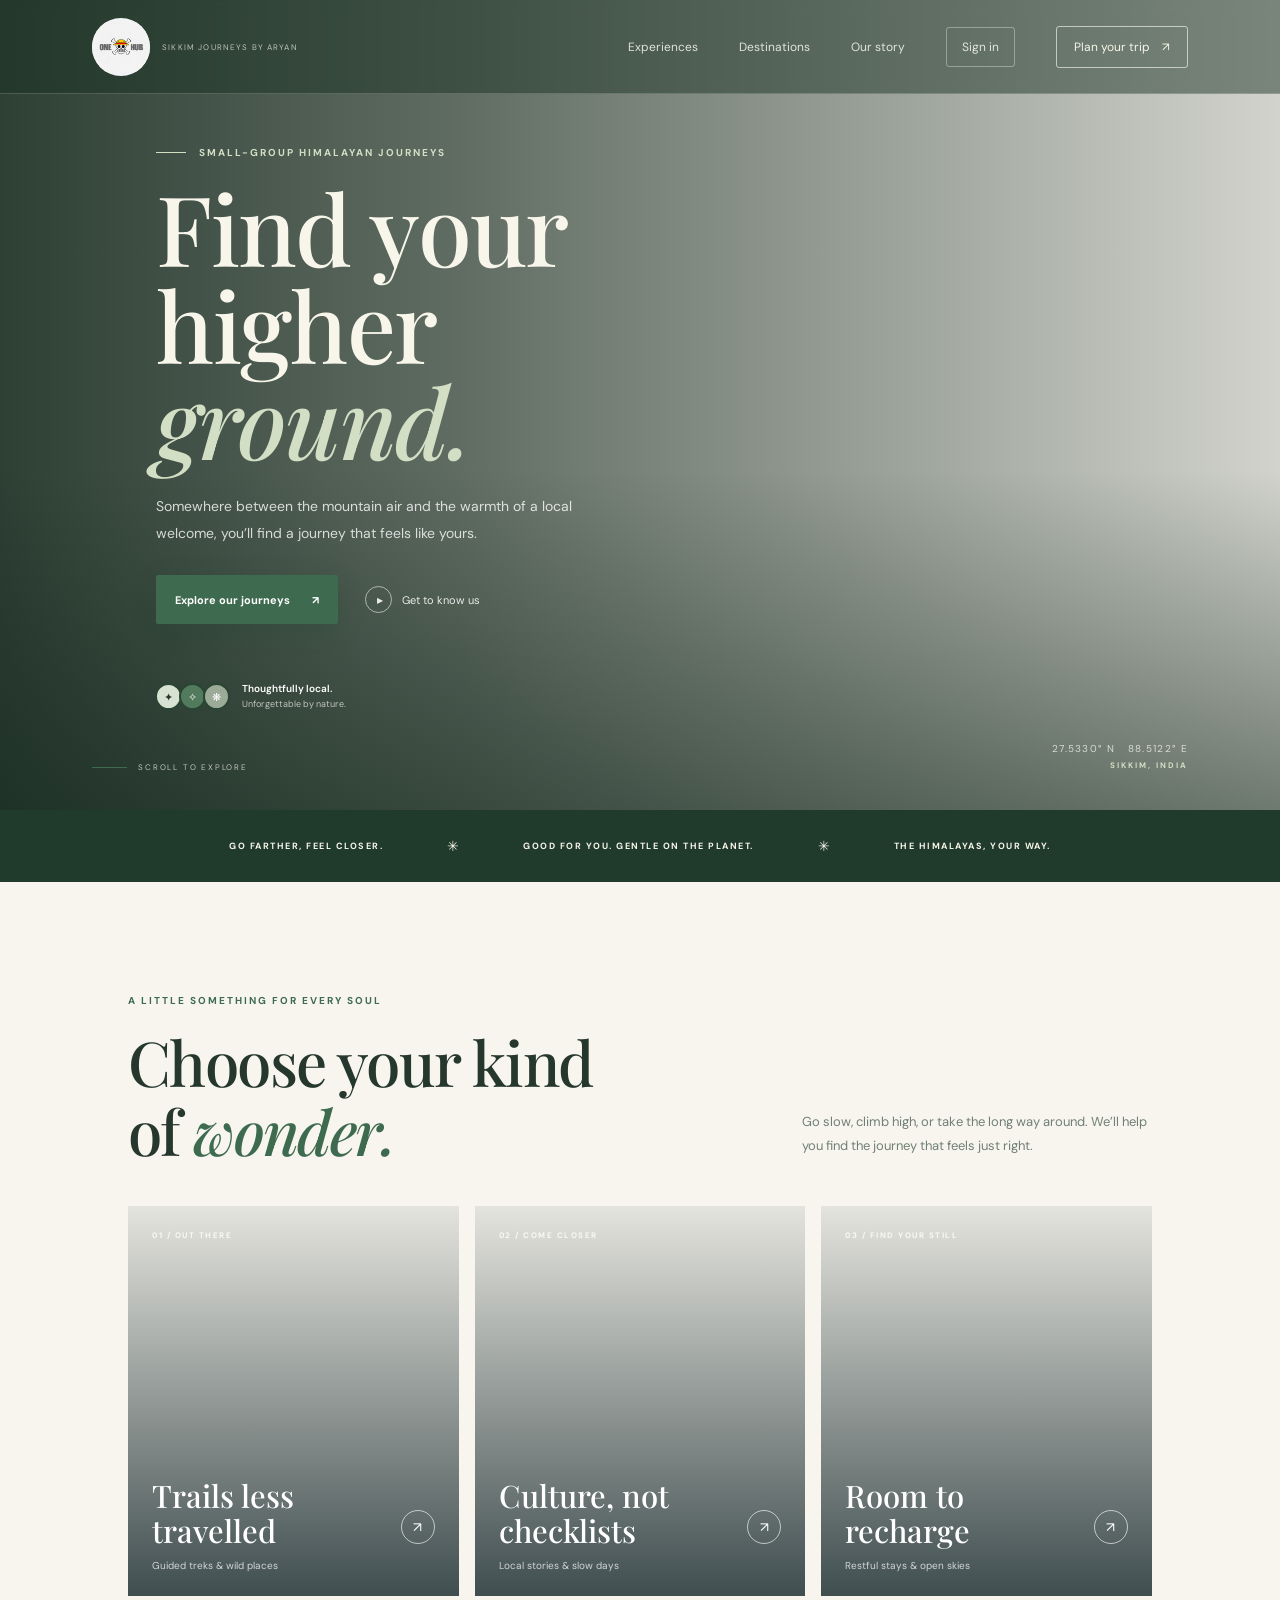
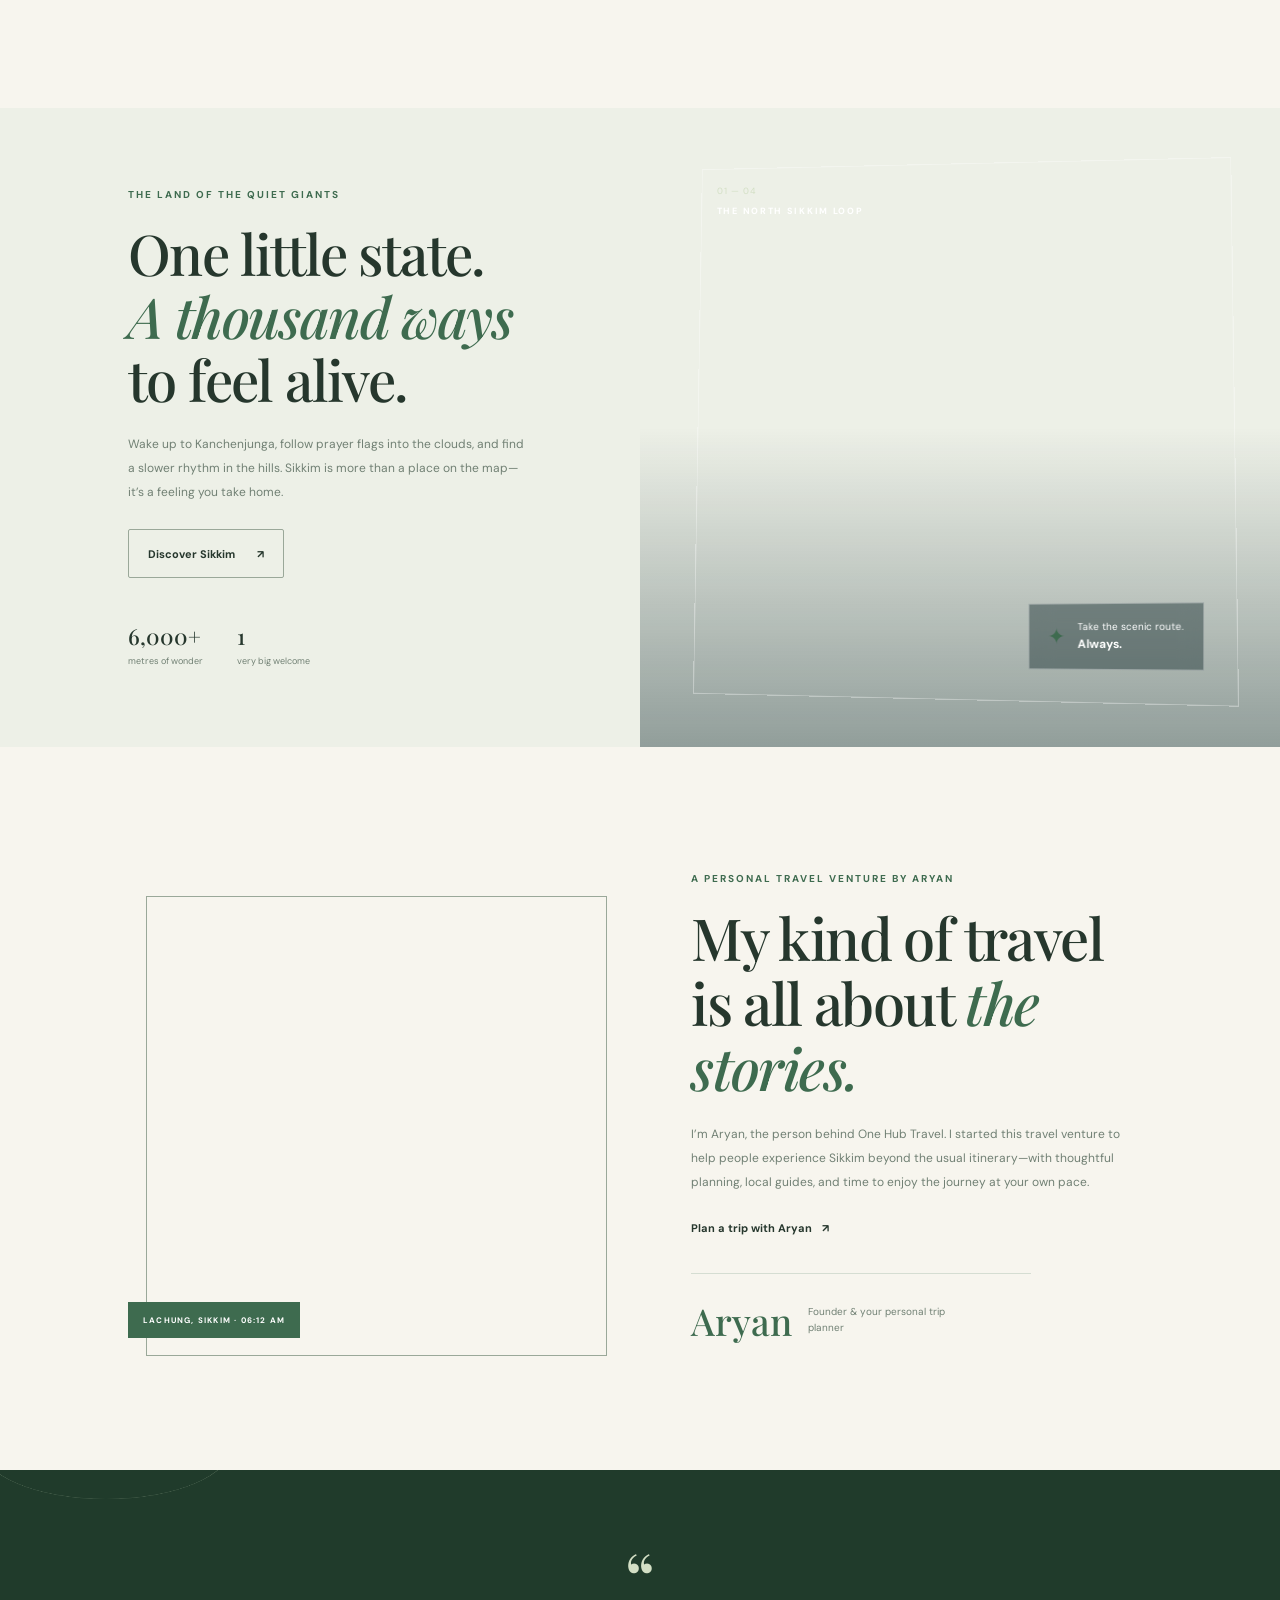
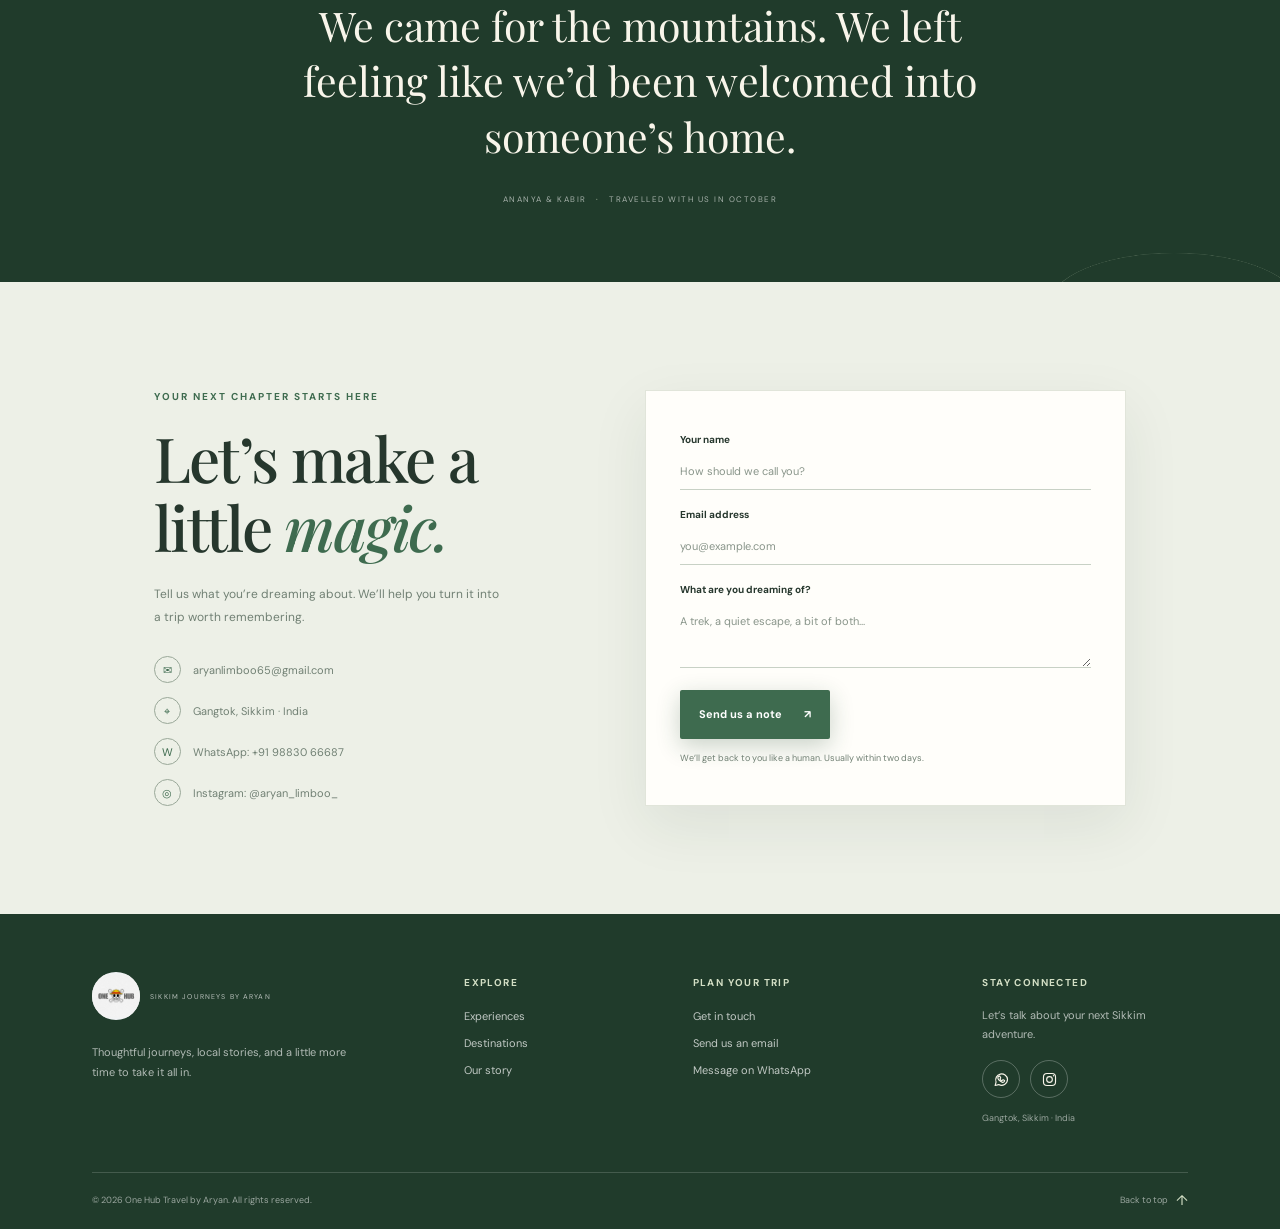
<file: index.html>
<!DOCTYPE html>
<html lang="en">
<head>
    <meta charset="UTF-8">
    <meta name="viewport" content="width=device-width, initial-scale=1.0">
    <meta name="theme-color" content="#f7f5ee">
    <meta name="description" content="Explore Sikkim with One Hub Travel, a personal tour and travel venture by Aryan. Find local guides, mountain escapes, and thoughtfully planned journeys.">
    <title>One Hub Travel by Aryan | Sikkim, Beyond the Ordinary</title>
    <link rel="preconnect" href="https://fonts.googleapis.com">
    <link rel="preconnect" href="https://fonts.gstatic.com" crossorigin>
    <link href="https://fonts.googleapis.com/css2?family=DM+Sans:wght@400;500;600;700&family=Playfair+Display:wght@500;600;700&display=swap" rel="stylesheet">
    <link rel="stylesheet" href="home.css">
</head>
<body>
    <header class="site-header">
        <a class="brand" href="#home" aria-label="One Hub Travel home">
            <span class="brand-mark" aria-hidden="true">
                <img src="logo.jpeg" alt="">
            </span>
            <span class="brand-copy"><small>SIKKIM JOURNEYS BY ARYAN</small></span>
        </a>

        <input class="nav-check" type="checkbox" id="nav-check" aria-label="Toggle navigation">
        <label class="menu-button" for="nav-check"><span></span><span></span><span></span></label>
        <nav class="main-nav" aria-label="Main navigation">
            <a href="#experiences">Experiences</a>
            <a href="#destinations">Destinations</a>
            <a href="#story">Our story</a>
            <a class="nav-login" href="login.html">Sign in</a>
            <a class="nav-cta" href="#contact">Plan your trip <span aria-hidden="true">↗</span></a>
        </nav>
    </header>

    <main>
        <section class="hero" id="home">
            <div class="hero-content">
                <p class="eyebrow"><span class="eyebrow-line"></span> SMALL-GROUP HIMALAYAN JOURNEYS</p>
                <h1>Find your<br>higher <em>ground.</em></h1>
                <p class="hero-intro">Somewhere between the mountain air and the warmth of a local welcome, you’ll find a journey that feels like yours.</p>
                <div class="hero-actions">
                    <a class="button button-primary" href="#experiences">Explore our journeys <span aria-hidden="true">↗</span></a>
                    <a class="text-link" href="#story"><span class="play-icon" aria-hidden="true">▶</span> Get to know us</a>
                </div>
                <div class="hero-note">
                    <div class="avatar-stack" aria-hidden="true"><span>✦</span><span>✧</span><span>❋</span></div>
                    <p><strong>Thoughtfully local.</strong><br>Unforgettable by nature.</p>
                </div>
            </div>
            <div class="hero-caption"><span>27.5330° N &nbsp; 88.5122° E</span><span>SIKKIM, INDIA</span></div>
            <a class="scroll-cue" href="#experiences"><span></span> SCROLL TO EXPLORE</a>
        </section>

        <section class="intro-strip" aria-label="Our travel promise">
            <p>GO FARTHER, FEEL CLOSER.</p>
            <span class="strip-star" aria-hidden="true">✳</span>
            <p>GOOD FOR YOU. GENTLE ON THE PLANET.</p>
            <span class="strip-star" aria-hidden="true">✳</span>
            <p>THE HIMALAYAS, YOUR WAY.</p>
        </section>

        <section class="section experiences-section" id="experiences">
            <div class="section-heading">
                <div>
                    <p class="eyebrow">A LITTLE SOMETHING FOR EVERY SOUL</p>
                    <h2>Choose your kind<br>of <em>wonder.</em></h2>
                </div>
                <p class="section-lead">Go slow, climb high, or take the long way around. We’ll help you find the journey that feels just right.</p>
            </div>
            <div class="experience-grid">
                <a class="experience-card card-trek" href="#contact">
                    <span class="card-number">01 / OUT THERE</span>
                    <div class="card-bottom"><span class="card-icon" aria-hidden="true">↗</span><h3>Trails less<br>travelled</h3><p>Guided treks &amp; wild places</p></div>
                </a>
                <a class="experience-card card-culture" href="#contact">
                    <span class="card-number">02 / COME CLOSER</span>
                    <div class="card-bottom"><span class="card-icon" aria-hidden="true">↗</span><h3>Culture, not<br>checklists</h3><p>Local stories &amp; slow days</p></div>
                </a>
                <a class="experience-card card-retreat" href="#contact">
                    <span class="card-number">03 / FIND YOUR STILL</span>
                    <div class="card-bottom"><span class="card-icon" aria-hidden="true">↗</span><h3>Room to<br>recharge</h3><p>Restful stays &amp; open skies</p></div>
                </a>
            </div>
        </section>

        <section class="destination-section" id="destinations">
            <div class="destination-copy">
                <p class="eyebrow">THE LAND OF THE QUIET GIANTS</p>
                <h2>One little state.<br><em>A thousand ways</em><br>to feel alive.</h2>
                <p>Wake up to Kanchenjunga, follow prayer flags into the clouds, and find a slower rhythm in the hills. Sikkim is more than a place on the map—it’s a feeling you take home.</p>
                <a class="button button-outline" href="#contact">Discover Sikkim <span aria-hidden="true">↗</span></a>
                <div class="destination-facts"><span><strong>6,000+</strong> metres of wonder</span><span><strong>1</strong> very big welcome</span></div>
            </div>
            <div class="destination-visual" role="img" aria-label="A Himalayan valley with a winding mountain river">
                <div class="visual-label"><span>01 — 04</span><strong>THE NORTH SIKKIM LOOP</strong></div>
                <div class="visual-glass"><span>✦</span><p>Take the scenic route.<br><strong>Always.</strong></p></div>
            </div>
        </section>

        <section class="section story-section" id="story">
            <div class="story-image" role="img" aria-label="A peaceful mountain village at sunrise"><span class="image-note">LACHUNG, SIKKIM · 06:12 AM</span></div>
            <div class="story-copy">
                <p class="eyebrow">A PERSONAL TRAVEL VENTURE BY ARYAN</p>
                <h2>My kind of travel is all about <em>the stories.</em></h2>
                <p>I’m Aryan, the person behind One Hub Travel. I started this travel venture to help people experience Sikkim beyond the usual itinerary—with thoughtful planning, local guides, and time to enjoy the journey at your own pace.</p>
                <a class="text-link dark-link" href="#contact">Plan a trip with Aryan <span aria-hidden="true">↗</span></a>
                <div class="story-stat"><strong>Aryan</strong><span>Founder &amp; your personal trip planner</span></div>
            </div>
        </section>

        <section class="quote-section">
            <span class="quote-mark" aria-hidden="true">“</span>
            <blockquote>We came for the mountains. We left feeling like we’d been welcomed into someone’s home.</blockquote>
            <p>ANANYA &amp; KABIR <span>·</span> TRAVELLED WITH US IN OCTOBER</p>
        </section>

        <section class="contact-section" id="contact">
            <div class="contact-copy">
                <p class="eyebrow">YOUR NEXT CHAPTER STARTS HERE</p>
                <h2>Let’s make a little <em>magic.</em></h2>
                <p>Tell us what you’re dreaming about. We’ll help you turn it into a trip worth remembering.</p>
                <div class="contact-detail"><span aria-hidden="true">✉</span><a href="mailto:aryanlimboo65@gmail.com">aryanlimboo65@gmail.com</a></div>
                <div class="contact-detail"><span aria-hidden="true">⌖</span><span>Gangtok, Sikkim · India</span></div>
                <div class="contact-detail"><span aria-hidden="true">W</span><a href="https://wa.me/919883066687" target="_blank" rel="noopener noreferrer">WhatsApp: +91 98830 66687</a></div>
                <div class="contact-detail"><span aria-hidden="true">◎</span><a href="https://www.instagram.com/aryan_limboo_/" target="_blank" rel="noopener noreferrer">Instagram: @aryan_limboo_</a></div>
            </div>
            <form class="contact-form" action="mailto:aryanlimboo65@gmail.com" method="post" enctype="text/plain">
                <label for="name">Your name</label>
                <input id="name" name="name" type="text" placeholder="How should we call you?" required>
                <label for="email">Email address</label>
                <input id="email" name="email" type="email" placeholder="you@example.com" required>
                <label for="message">What are you dreaming of?</label>
                <textarea id="message" name="message" rows="3" placeholder="A trek, a quiet escape, a bit of both..." required></textarea>
                <button class="button button-primary form-submit" type="submit">Send us a note <span aria-hidden="true">↗</span></button>
                <small>We’ll get back to you like a human. Usually within two days.</small>
            </form>
        </section>
    </main>

    <footer class="site-footer">
        <div class="footer-main">
            <div class="footer-about">
                <a class="brand footer-brand" href="#home" aria-label="One Hub Travel, back to top">
                    <span class="brand-mark" aria-hidden="true"><img src="logo.jpeg" alt=""></span>
                    <span class="brand-copy"><small>SIKKIM JOURNEYS BY ARYAN</small></span>
                </a>
                <p>Thoughtful journeys, local stories, and a little more time to take it all in.</p>
            </div>
            <nav class="footer-column" aria-label="Explore">
                <h2>Explore</h2>
                <a href="#experiences">Experiences</a>
                <a href="#destinations">Destinations</a>
                <a href="#story">Our story</a>
            </nav>
            <nav class="footer-column" aria-label="Plan your trip">
                <h2>Plan your trip</h2>
                <a href="#contact">Get in touch</a>
                <a href="mailto:aryanlimboo65@gmail.com">Send us an email</a>
                <a href="https://wa.me/919883066687" target="_blank" rel="noopener noreferrer">Message on WhatsApp</a>
            </nav>
            <div class="footer-column footer-connect">
                <h2>Stay connected</h2>
                <p>Let’s talk about your next Sikkim adventure.</p>
                <div class="footer-socials">
                    <a href="https://wa.me/919883066687" target="_blank" rel="noopener noreferrer" aria-label="Chat with Aryan on WhatsApp">
                        <svg viewBox="0 0 24 24" aria-hidden="true"><path d="M20.5 11.8a8.4 8.4 0 0 1-12.4 7.4L3 20.5l1.3-4.9a8.4 8.4 0 1 1 16.2-3.8Z"></path><path d="M8.2 7.8c.2-.5.5-.5.8-.5h.5c.2 0 .4.1.5.4l.8 1.8c.1.3.1.5-.1.7l-.6.7c-.2.2-.2.4 0 .7.5.8 1.2 1.5 2 2 .3.2.5.2.7-.1l.8-.9c.2-.2.4-.3.7-.2l1.7.8c.3.1.4.3.4.6-.1.8-.5 1.5-1.2 1.8-.7.4-1.5.5-2.4.2-1.1-.3-2.3-1-3.5-2.1-1.1-1-2-2.4-2.3-3.4-.3-1 .1-2 .5-2.5Z"></path></svg>
                    </a>
                    <a href="https://www.instagram.com/aryan_limboo_/" target="_blank" rel="noopener noreferrer" aria-label="Follow Aryan on Instagram">
                        <svg viewBox="0 0 24 24" aria-hidden="true"><rect x="3.5" y="3.5" width="17" height="17" rx="5"></rect><circle cx="12" cy="12" r="4"></circle><circle class="social-icon-dot" cx="17.7" cy="6.8" r="1"></circle></svg>
                    </a>
                </div>
                <span class="footer-location">Gangtok, Sikkim · India</span>
            </div>
        </div>
        <div class="footer-bottom">
            <small>© 2026 One Hub Travel by Aryan. All rights reserved.</small>
            <a href="#home">Back to top <span aria-hidden="true">↑</span></a>
        </div>
    </footer>
</body>
</html>
</file>
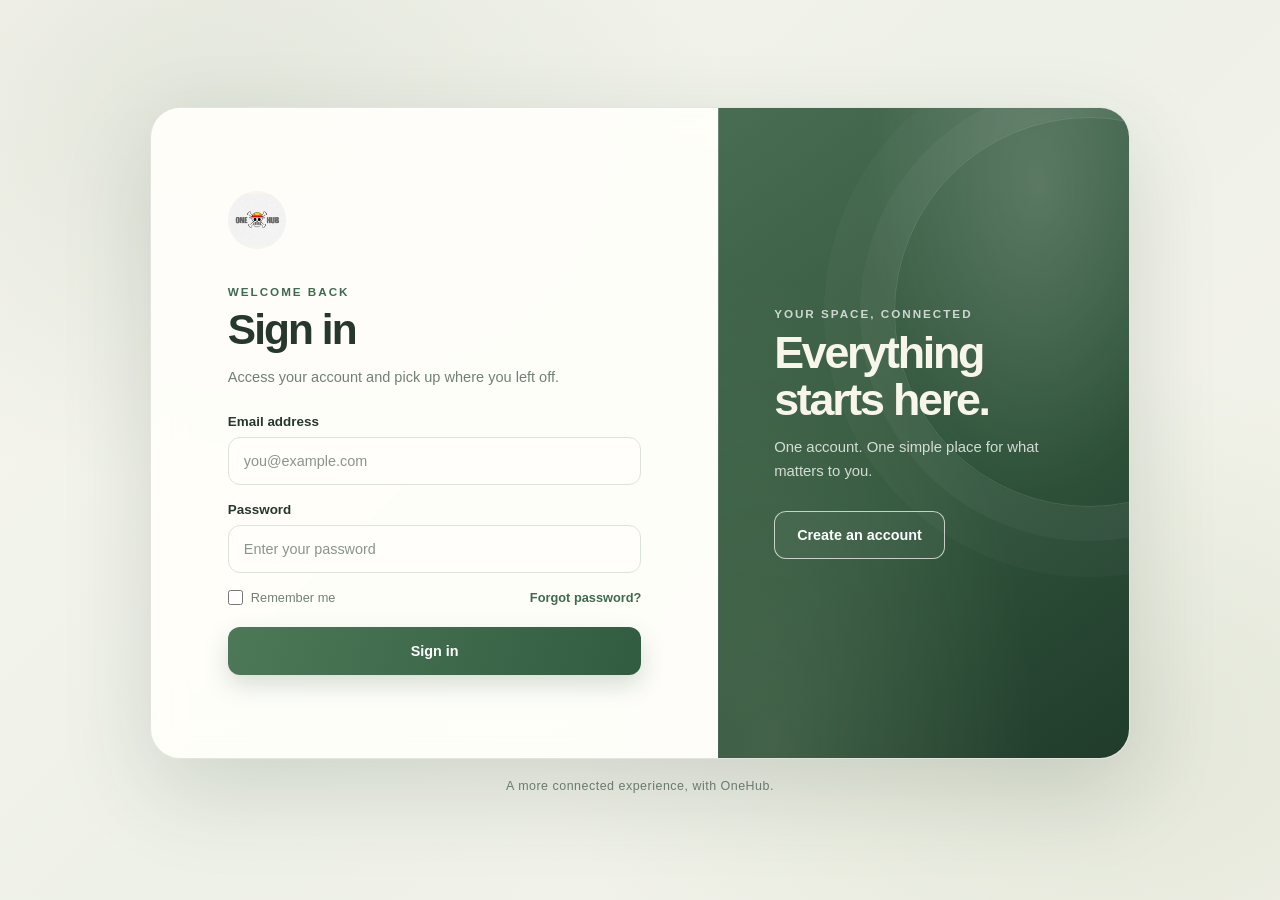
<file: login.html>
<!DOCTYPE html>
<html lang="en">
<head>
    <meta charset="UTF-8">
    <meta name="viewport" content="width=device-width, initial-scale=1.0">
    <meta name="theme-color" content="#f7f5ee">
    <title>OneHub | Sign in</title>
    <link rel="stylesheet" href="login.css">
    <script src="login.js" defer></script>
</head>
<body>
    <main class="login-shell">
        <section class="auth-card" id="auth-card" aria-label="OneHub account access">
            <div class="auth-forms">
                <form class="auth-form sign-in-form" aria-labelledby="signin-title">
                    <a class="brand" href="index.html" aria-label="Return to One Hub Travel home">
                        <span class="brand-mark" aria-hidden="true"><img src="logo.jpeg" alt=""></span>
                    </a>
                    <p class="eyebrow">Welcome back</p>
                    <h1 id="signin-title">Sign in</h1>
                    <p class="form-intro">Access your account and pick up where you left off.</p>

                    <label for="signin-email">Email address</label>
                    <input id="signin-email" name="email" type="email" placeholder="you@example.com" autocomplete="email" required>

                    <label for="signin-password">Password</label>
                    <input id="signin-password" name="password" type="password" placeholder="Enter your password" autocomplete="current-password" required>

                    <div class="form-options">
                        <label class="remember-me" for="remember-me">
                            <input id="remember-me" name="remember" type="checkbox">
                            <span>Remember me</span>
                        </label>
                        <a href="#">Forgot password?</a>
                    </div>

                    <button class="primary-button" type="submit">Sign in</button>
                    <p class="form-status" role="status" aria-live="polite"></p>
                    <p class="mobile-switch">New to OneHub? <button type="button" data-show-register>Create an account</button></p>
                </form>

                <form class="auth-form sign-up-form" aria-labelledby="signup-title">
                    <a class="brand" href="index.html" aria-label="Return to One Hub Travel home">
                        <span class="brand-mark" aria-hidden="true"><img src="logo.jpeg" alt=""></span>
                    </a>
                    <p class="eyebrow">Get started</p>
                    <h1 id="signup-title">Create account</h1>
                    <p class="form-intro">Join OneHub and keep everything in one place.</p>

                    <label for="signup-name">Full name</label>
                    <input id="signup-name" name="name" type="text" placeholder="Your name" autocomplete="name" required>

                    <label for="signup-email">Email address</label>
                    <input id="signup-email" name="email" type="email" placeholder="you@example.com" autocomplete="email" required>

                    <label for="signup-password">Create password</label>
                    <input id="signup-password" name="password" type="password" placeholder="At least 8 characters" autocomplete="new-password" minlength="8" required>

                    <button class="primary-button" type="submit">Create account</button>
                    <p class="form-status" role="status" aria-live="polite"></p>
                    <p class="mobile-switch">Already have an account? <button type="button" data-show-login>Sign in</button></p>
                </form>
            </div>

            <div class="welcome-panel" aria-live="polite">
                <div class="welcome-content welcome-signin">
                    <span class="panel-orb" aria-hidden="true"></span>
                    <p class="eyebrow">Your space, connected</p>
                    <h2>Everything starts here.</h2>
                    <p>One account. One simple place for what matters to you.</p>
                    <button class="outline-button" type="button" data-show-register>Create an account</button>
                </div>
                <div class="welcome-content welcome-signup">
                    <span class="panel-orb" aria-hidden="true"></span>
                    <p class="eyebrow">Good to have you</p>
                    <h2>Welcome back.</h2>
                    <p>Sign in to return to your OneHub space.</p>
                    <button class="outline-button" type="button" data-show-login>Sign in</button>
                </div>
            </div>
        </section>
        <p class="page-note">A more connected experience, with OneHub.</p>
    </main>
</body>
</html>
</file>
<file: home.css>
:root {
    color-scheme: light;
    --ink: #26372d;
    --muted: #718074;
    --deep: #f7f5ee;
    --signal: #3e6b4f;
    --cream: #edf0e7;
    --surface: #fffefa;
    --white: #f8f5ea;
    --serif: "Playfair Display", Georgia, serif;
    --sans: "DM Sans", Arial, sans-serif;
}

* { box-sizing: border-box; }
html { scroll-behavior: smooth; }
body { margin: 0; color: var(--ink); background: var(--deep); font-family: var(--sans); -webkit-font-smoothing: antialiased; }
a { color: inherit; text-decoration: none; }
button, input, textarea { font: inherit; }
button, a { -webkit-tap-highlight-color: transparent; }

.site-header { position: absolute; z-index: 10; top: 0; left: 0; display: flex; width: 100%; height: 94px; align-items: center; justify-content: space-between; padding: 0 7.2%; border-bottom: 1px solid rgb(255 255 255 / 18%); background: rgb(25 48 34 / 48%); color: var(--white); -webkit-backdrop-filter: blur(6px); backdrop-filter: blur(6px); }
.brand { display: inline-flex; align-items: center; gap: 12px; }
.brand-mark { display: block; width: 58px; height: 58px; flex: 0 0 auto; overflow: hidden; border-radius: 50%; background: #f1f3f5; }
.brand-mark img { display: block; width: 100%; height: 100%; object-fit: contain; transform: scale(1.35); }
.brand-copy { display: grid; gap: 4px; }
.brand-copy small { color: rgb(255 255 255 / 68%); font-size: 8px; letter-spacing: 1.15px; }
.main-nav { display: flex; align-items: center; gap: clamp(22px, 3.2vw, 48px); font-size: 12px; }
.main-nav > a:not(.nav-cta) { color: rgb(255 255 255 / 82%); transition: color 180ms ease; }
.main-nav > a:not(.nav-cta):hover { color: var(--signal); }
.main-nav .nav-login { padding: 11px 15px; border: 1px solid rgb(255 255 255 / 35%); border-radius: 3px; }
.nav-cta { padding: 12px 17px; border: 1px solid rgb(248 245 234 / 65%); border-radius: 3px; color: var(--white); }
.nav-cta span { padding-left: 9px; }
.nav-check, .menu-button { display: none; }

.hero { position: relative; display: flex; min-height: min(810px, 100svh); align-items: center; overflow: hidden; color: var(--white); background: linear-gradient(90deg, rgb(18 38 27 / 88%) 0%, rgb(18 38 27 / 66%) 36%, rgb(18 38 27 / 16%) 100%), linear-gradient(0deg, rgb(18 38 27 / 52%) 0%, transparent 42%), url("https://images.unsplash.com/photo-1544735716-392fe2489ffa?auto=format&fit=crop&w=2200&q=88") center 48% / cover; }
.hero-content { width: min(600px, 72vw); margin: 48px 0 0 12.2%; }
.eyebrow { margin: 0 0 20px; color: var(--signal); font-size: 10px; font-weight: 700; letter-spacing: 2px; }
.hero .eyebrow, .hero-caption span:last-child { color: #d3dfc5; }
.eyebrow-line { display: inline-block; width: 30px; height: 1px; margin: 0 9px 3px 0; background: var(--signal); }
.hero .eyebrow-line, .scroll-cue span { background: #d3dfc5; }
.hero h1, h2 { margin: 0; font-family: var(--serif); font-weight: 500; letter-spacing: -1.6px; }
.hero h1 { font-size: clamp(58px, 7.6vw, 106px); line-height: .99; }
.hero h1 em, h2 em { color: var(--signal); font-weight: 500; }
.hero h1 em { color: #d3dfc5; }
.hero-intro { max-width: 430px; margin: 25px 0 29px; color: rgb(255 255 255 / 79%); font-size: 14px; line-height: 1.9; }
.hero-actions { display: flex; align-items: center; gap: 27px; }
.button { display: inline-flex; min-height: 49px; align-items: center; justify-content: center; gap: 22px; padding: 0 19px; border: 0; border-radius: 2px; font-size: 11px; font-weight: 700; transition: transform 180ms ease, box-shadow 180ms ease, background 180ms ease; cursor: pointer; }
.button:hover { transform: translateY(-2px); }
.button-primary { background: var(--signal); color: #fff; box-shadow: 0 7px 23px rgb(28 69 44 / 24%); }
.button-primary:hover { background: #31593f; box-shadow: 0 10px 28px rgb(28 69 44 / 32%); }
.text-link { display: inline-flex; align-items: center; gap: 10px; color: rgb(255 255 255 / 88%); font-size: 11px; }
.play-icon { display: grid; width: 27px; height: 27px; place-items: center; padding-left: 2px; border: 1px solid rgb(255 255 255 / 55%); border-radius: 50%; font-size: 8px; }
.hero-note { display: flex; align-items: center; gap: 12px; margin-top: 57px; }
.avatar-stack { display: flex; padding-left: 2px; }
.avatar-stack span { display: grid; width: 27px; height: 27px; margin-left: -3px; place-items: center; border: 2px solid #294533; border-radius: 50%; background: #d8e2d3; color: #26372d; font-size: 11px; }
.avatar-stack span:nth-child(2) { background: #527a5d; color: #fff; }
.avatar-stack span:nth-child(3) { background: #9caa98; color: #fff; }
.hero-note p { margin: 0; color: rgb(255 255 255 / 68%); font-size: 9px; line-height: 1.6; }
.hero-note strong { color: #fff; font-size: 10px; font-weight: 600; }
.hero-caption { position: absolute; right: 7.2%; bottom: 40px; display: grid; gap: 5px; text-align: right; }
.hero-caption span:first-child { color: rgb(255 255 255 / 72%); font-size: 10px; letter-spacing: 1.3px; }
.hero-caption span:last-child { font-size: 8px; font-weight: 700; letter-spacing: 2px; }
.scroll-cue { position: absolute; bottom: 38px; left: 7.2%; display: flex; align-items: center; gap: 11px; color: rgb(255 255 255 / 70%); font-size: 8px; letter-spacing: 1.8px; }
.scroll-cue span { width: 35px; height: 1px; background: var(--signal); }
.intro-strip { display: flex; min-height: 72px; align-items: center; justify-content: center; gap: clamp(20px, 5vw, 75px); padding: 12px 20px; background: #203b2b; color: var(--white); }
.intro-strip p { margin: 0; font-size: 9px; font-weight: 700; letter-spacing: 1.5px; }
.strip-star { font-size: 14px; }
.section { padding: 112px 10%; }
.section-heading { display: flex; align-items: end; justify-content: space-between; gap: 35px; margin-bottom: 40px; }
.section-heading .eyebrow, .story-copy .eyebrow, .contact-copy .eyebrow, .destination-copy .eyebrow { color: var(--signal); }
h2 { font-size: clamp(39px, 5vw, 62px); line-height: 1.12; }
.section h2 em, .story-copy h2 em, .contact-copy h2 em { color: var(--signal); }
.section-lead { max-width: 350px; margin: 0 0 7px; color: var(--muted); font-size: 13px; line-height: 1.9; }
.experience-grid { display: grid; grid-template-columns: repeat(3, 1fr); gap: 16px; }
.experience-card { position: relative; display: flex; min-height: 390px; flex-direction: column; justify-content: space-between; overflow: hidden; padding: 24px; color: white; background-position: center; background-size: cover; isolation: isolate; transition: transform 250ms ease; }
.experience-card:hover { transform: translateY(-5px); }
.experience-card::before { position: absolute; z-index: -1; inset: 0; content: ""; background: linear-gradient(180deg, rgb(6 25 29 / 8%) 0%, rgb(6 25 29 / 76%) 100%); transition: opacity 250ms ease; }
.experience-card:hover::before { opacity: .8; }
.card-trek { background-image: url("https://images.unsplash.com/photo-1464822759023-fed622ff2c3b?auto=format&fit=crop&w=900&q=82"); }
.card-culture { background-image: url("https://images.unsplash.com/photo-1516026672322-bc52d61a55d5?auto=format&fit=crop&w=900&q=82"); }
.card-retreat { background-image: url("https://images.unsplash.com/photo-1449158743715-0a90ebb6d2d8?auto=format&fit=crop&w=900&q=82"); }
.card-number { color: rgb(255 255 255 / 82%); font-size: 8px; font-weight: 700; letter-spacing: 1.5px; }
.card-bottom { position: relative; }
.card-icon { position: absolute; right: 0; bottom: 28px; display: grid; width: 34px; height: 34px; place-items: center; border: 1px solid rgb(255 255 255 / 63%); border-radius: 50%; font-size: 14px; }
.card-bottom h3 { margin: 0 0 10px; font-family: var(--serif); font-size: 31px; font-weight: 500; line-height: 1.15; }
.card-bottom p { margin: 0; color: rgb(255 255 255 / 75%); font-size: 10px; }

.destination-section { display: grid; min-height: 620px; grid-template-columns: 1fr 1fr; background: var(--cream); }
.destination-copy { display: flex; flex-direction: column; align-items: flex-start; justify-content: center; padding: 80px 10% 80px 20%; }
.destination-copy h2 { font-size: clamp(39px, 4.4vw, 59px); }
.destination-copy h2 em { color: var(--signal); }
.destination-copy > p:not(.eyebrow) { max-width: 400px; margin: 22px 0 25px; color: var(--muted); font-size: 12px; line-height: 2; }
.button-outline { border: 1px solid #9aa899; color: var(--ink); }
.button-outline:hover { background: #e0e8dc; }
.destination-facts { display: flex; gap: 34px; margin-top: 43px; }
.destination-facts span { display: grid; gap: 4px; color: var(--muted); font-size: 9px; }
.destination-facts strong { color: var(--ink); font-family: var(--serif); font-size: 22px; font-weight: 500; }
.destination-visual { position: relative; min-height: 560px; overflow: hidden; background: linear-gradient(0deg, rgb(8 35 40 / 40%), transparent 50%), url("https://images.unsplash.com/photo-1519681393784-d120267933ba?auto=format&fit=crop&w=1300&q=88") center / cover; }
.destination-visual::before { position: absolute; inset: 8% 8%; border: 1px solid rgb(255 255 255 / 34%); content: ""; transform: perspective(600px) rotateY(-3deg) rotateX(2deg); }
.visual-label { position: absolute; top: 12%; left: 12%; display: grid; gap: 8px; color: white; }
.visual-label span { color: #d3dfc5; font-size: 9px; letter-spacing: 1px; }
.visual-label strong { font-size: 9px; letter-spacing: 1.7px; }
.visual-glass { position: absolute; right: 12%; bottom: 12%; display: flex; align-items: center; gap: 13px; padding: 15px 19px; border: 1px solid rgb(255 255 255 / 35%); background: rgb(10 35 37 / 42%); color: white; backdrop-filter: blur(12px); transform: perspective(500px) rotateY(-7deg); }
.visual-glass > span { color: var(--signal); font-size: 22px; }
.visual-glass p { margin: 0; font-size: 10px; line-height: 1.6; }
.visual-glass strong { font-size: 12px; }

.story-section { display: grid; grid-template-columns: 1fr 1fr; align-items: center; gap: 10%; padding-top: 125px; padding-bottom: 125px; }
.story-image { position: relative; min-height: 460px; background: url("https://images.unsplash.com/photo-1464822759023-fed622ff2c3b?auto=format&fit=crop&w=1100&q=85") center / cover; }
.story-image::before { position: absolute; top: 18px; right: -18px; bottom: -18px; left: 18px; border: 1px solid #9aa899; content: ""; z-index: -1; }
.image-note { position: absolute; bottom: 0; left: 0; padding: 13px 15px; background: var(--signal); color: #fff; font-size: 8px; font-weight: 700; letter-spacing: 1.2px; }
.story-copy h2 { max-width: 500px; font-size: clamp(40px, 4.6vw, 58px); }
.story-copy > p:not(.eyebrow) { max-width: 440px; margin: 22px 0; color: var(--muted); font-size: 12px; line-height: 2; }
.dark-link { color: var(--ink); font-weight: 700; }
.story-stat { display: flex; max-width: 340px; align-items: center; gap: 16px; margin-top: 36px; padding-top: 22px; border-top: 1px solid #d5ddd2; }
.story-stat strong { color: var(--signal); font-family: var(--serif); font-size: 37px; font-weight: 500; }
.story-stat span { max-width: 170px; color: var(--muted); font-size: 10px; line-height: 1.6; }

.quote-section { position: relative; display: flex; min-height: 380px; flex-direction: column; align-items: center; justify-content: center; padding: 70px 20%; overflow: hidden; background: #203b2b; color: var(--white); text-align: center; }
.quote-section::before, .quote-section::after { position: absolute; width: 250px; height: 250px; border: 1px solid rgb(211 223 197 / 22%); border-radius: 50%; content: ""; transform: rotateX(65deg); }
.quote-section::before { top: -150px; left: -20px; }
.quote-section::after { right: -20px; bottom: -150px; }
.quote-mark { height: 48px; color: #d3dfc5; font-family: var(--serif); font-size: 76px; line-height: 1; }
.quote-section blockquote { max-width: 760px; margin: 10px 0 22px; font-family: var(--serif); font-size: clamp(25px, 3.5vw, 41px); line-height: 1.35; }
.quote-section > p { color: rgb(255 255 255 / 60%); font-size: 8px; letter-spacing: 1.5px; }
.quote-section > p span { padding: 0 6px; color: #d3dfc5; }
.contact-section { display: grid; grid-template-columns: .9fr 1.1fr; gap: 10%; padding: 108px 12%; background: var(--cream); }
.contact-copy h2 { max-width: 440px; font-size: clamp(43px, 5vw, 62px); }
.contact-copy > p:not(.eyebrow) { max-width: 350px; margin: 21px 0 28px; color: var(--muted); font-size: 12px; line-height: 1.9; }
.contact-detail { display: flex; align-items: center; gap: 12px; margin-top: 14px; color: var(--muted); font-size: 11px; }
.contact-detail > span:first-child { display: grid; width: 27px; height: 27px; place-items: center; border: 1px solid #9aa899; border-radius: 50%; color: var(--signal); }
.contact-detail a:hover { color: var(--signal); }
.contact-form { display: grid; align-content: center; padding: 30px 34px; border: 1px solid #e1e5da; background: var(--surface); box-shadow: 0 20px 55px rgb(31 56 39 / 8%); }
.contact-form label { margin: 0 0 7px; color: var(--ink); font-size: 10px; font-weight: 700; }
.contact-form input, .contact-form textarea { width: 100%; margin-bottom: 18px; padding: 11px 0; border: 0; border-bottom: 1px solid #c8d1c5; outline: 0; background: transparent; color: var(--ink); font-size: 11px; resize: vertical; }
.contact-form input:focus, .contact-form textarea:focus { border-bottom-color: var(--signal); }
.contact-form input::placeholder, .contact-form textarea::placeholder { color: #89958a; }
.form-submit { justify-self: start; margin-top: 4px; }
.contact-form > small { margin-top: 13px; color: var(--muted); font-size: 9px; }

.site-footer { padding: 58px 7.2% 20px; background: #203b2b; color: var(--white); }
.footer-main { display: grid; grid-template-columns: 1.5fr .8fr 1.1fr 1fr; gap: clamp(28px, 5vw, 72px); padding-bottom: 48px; }
.footer-about { max-width: 260px; }
.footer-brand { gap: 10px; }
.footer-brand .brand-mark { width: 48px; height: 48px; }
.footer-brand .brand-copy small { font-size: 7px; }
.footer-about > p, .footer-connect > p { margin: 18px 0 0; color: rgb(255 255 255 / 65%); font-size: 11px; line-height: 1.8; }
.footer-column { display: flex; flex-direction: column; align-items: flex-start; gap: 13px; }
.footer-column h2 { margin: 5px 0 7px; color: #d3dfc5; font-family: var(--sans); font-size: 10px; font-weight: 700; letter-spacing: 1.4px; text-transform: uppercase; }
.footer-column > a { color: rgb(255 255 255 / 72%); font-size: 11px; transition: color 180ms ease; }
.footer-column > a:hover, .footer-bottom > a:hover { color: #d3dfc5; }
.footer-connect { gap: 10px; }
.footer-connect > p { margin: 0; }
.footer-socials { display: flex; gap: 10px; margin-top: 5px; }
.footer-socials a { display: grid; width: 38px; height: 38px; place-items: center; border: 1px solid rgb(255 255 255 / 26%); border-radius: 50%; color: var(--white); transition: color 180ms ease, background 180ms ease, border-color 180ms ease; }
.footer-socials a:hover { border-color: #d3dfc5; background: rgb(211 223 197 / 12%); color: #d3dfc5; }
.footer-socials svg { width: 17px; height: 17px; fill: none; stroke: currentColor; stroke-linecap: round; stroke-linejoin: round; stroke-width: 1.6; }
.footer-socials .social-icon-dot { fill: currentColor; stroke: none; }
.footer-location { margin-top: 4px; color: rgb(255 255 255 / 55%); font-size: 9px; }
.footer-bottom { display: flex; align-items: center; justify-content: space-between; gap: 18px; padding-top: 18px; border-top: 1px solid rgb(255 255 255 / 16%); }
.footer-bottom small, .footer-bottom > a { color: rgb(255 255 255 / 55%); font-size: 9px; }
.footer-bottom > a { display: inline-flex; align-items: center; gap: 8px; transition: color 180ms ease; }
.footer-bottom > a span { color: #d3dfc5; font-size: 14px; }
:focus-visible { outline: 2px solid var(--signal); outline-offset: 4px; }
.nav-check:focus-visible + .menu-button { outline: 2px solid var(--signal); outline-offset: 5px; }

@media (max-width: 900px) {
    .site-header { padding: 0 5%; }
    .hero-content { margin-left: 8%; }
    .section { padding: 85px 7%; }
    .destination-copy { padding-left: 13%; }
    .contact-section { padding: 85px 8%; }
    .site-footer { padding-right: 5%; padding-left: 5%; }
    .footer-main { grid-template-columns: repeat(2, minmax(0, 1fr)); gap: 38px 28px; }
}

@media (max-width: 650px) {
    .site-header { height: 76px; }
    .brand { gap: 8px; }
    .brand-mark { width: 48px; height: 48px; }
    .brand-copy small { font-size: 7px; }
    .menu-button { display: grid; gap: 5px; padding: 10px 2px 10px 10px; cursor: pointer; }
    .menu-button span { display: block; width: 23px; height: 1px; background: var(--signal); transition: transform 180ms ease; }
    .nav-check { position: absolute; width: 1px; height: 1px; opacity: 0; }
    .main-nav { position: absolute; top: 75px; right: 0; left: 0; display: none; align-items: stretch; gap: 0; padding: 9px 6% 20px; background: #203b2b; }
    .main-nav a { padding: 15px 5px; }
    .main-nav .nav-cta { margin-top: 7px; padding-left: 13px; }
    .nav-check:checked ~ .main-nav { display: flex; flex-direction: column; }
    .nav-check:checked + .menu-button span:first-child { transform: translateY(3px) rotate(45deg); }
    .nav-check:checked + .menu-button span:nth-child(2) { opacity: 0; }
    .nav-check:checked + .menu-button span:nth-child(3) { transform: translateY(-9px) rotate(-45deg); }
    .hero { min-height: 760px; min-height: 100svh; background-position: 58% center; }
    .hero-content { width: 84%; margin: 34px 0 0 7%; }
    .hero h1 { font-size: clamp(57px, 14vw, 78px); }
    .hero-intro { max-width: 360px; font-size: 12px; }
    .hero-actions { align-items: flex-start; flex-direction: column; gap: 18px; }
    .hero-note { margin-top: 37px; }
    .hero-caption { right: 7%; bottom: 30px; }
    .hero-caption span:first-child { font-size: 8px; }
    .scroll-cue { bottom: 34px; left: 7%; font-size: 7px; }
    .intro-strip { min-height: 60px; flex-wrap: wrap; gap: 10px 15px; }
    .intro-strip p { font-size: 7px; }
    .strip-star { font-size: 10px; }
    .section { padding: 76px 7%; }
    .section-heading { align-items: flex-start; flex-direction: column; gap: 16px; margin-bottom: 26px; }
    .section-heading .eyebrow { margin-bottom: 15px; }
    h2 { font-size: 43px; }
    .section-lead { font-size: 12px; }
    .experience-grid { grid-template-columns: 1fr; gap: 12px; }
    .experience-card { min-height: 340px; }
    .destination-section { grid-template-columns: 1fr; }
    .destination-copy { padding: 76px 7%; }
    .destination-copy h2 { font-size: 44px; }
    .destination-visual { min-height: 430px; }
    .story-section { grid-template-columns: 1fr; gap: 48px; padding-top: 78px; padding-bottom: 78px; }
    .story-image { min-height: 370px; margin-right: 12px; }
    .story-copy h2 { font-size: 43px; }
    .quote-section { min-height: 350px; padding: 55px 8%; }
    .quote-section blockquote { font-size: 29px; }
    .contact-section { grid-template-columns: 1fr; gap: 36px; padding: 75px 7%; }
    .contact-copy h2 { font-size: 47px; }
    .contact-form { padding: 25px 22px; }
    .site-footer { padding: 42px 7% 18px; }
    .footer-main { grid-template-columns: 1fr 1fr; gap: 34px 20px; }
    .footer-about, .footer-connect { grid-column: 1 / -1; }
    .footer-column { gap: 11px; }
    .footer-bottom { align-items: flex-start; flex-direction: column; gap: 12px; }
}

@media (prefers-reduced-motion: reduce) {
    *, *::before, *::after { scroll-behavior: auto !important; transition-duration: .01ms !important; animation-duration: .01ms !important; }
}
</file>
<file: login.css>
* {
    box-sizing: border-box;
    margin: 0;
    padding: 0;
}

:root {
    color-scheme: light;
    font-family: "Segoe UI", Tahoma, Geneva, Verdana, sans-serif;
    --text: #26372d;
    --muted: #718074;
    --accent: #3e6b4f;
    --line: #dce3d8;
}

body {
    min-height: 100vh;
    display: grid;
    place-items: center;
    padding: 32px 20px;
    overflow-x: hidden;
    color: var(--text);
    background:
        radial-gradient(ellipse at 16% 12%, rgba(91, 126, 91, 0.12), transparent 34%),
        radial-gradient(ellipse at 86% 82%, rgba(205, 215, 194, 0.46), transparent 36%),
        linear-gradient(135deg, #f8f6ef, #eef1e8 48%, #f5f3eb);
}

.login-shell {
    width: min(100%, 980px);
}

.auth-card {
    position: relative;
    min-height: 650px;
    overflow: hidden;
    border: 1px solid rgba(53, 83, 61, 0.14);
    border-radius: 30px;
    background: rgba(255, 254, 250, 0.94);
    box-shadow: 0 32px 90px rgba(35, 57, 41, 0.15), inset 0 1px 0 rgba(255, 255, 255, 0.8);
    backdrop-filter: blur(16px);
    -webkit-backdrop-filter: blur(16px);
    animation: card-enter 700ms ease both;
}

.auth-forms {
    position: relative;
    z-index: 1;
    width: 58%;
    min-height: inherit;
    transition: transform 650ms cubic-bezier(0.22, 0.75, 0.2, 1);
}

.auth-card.is-registering .auth-forms {
    transform: translateX(72.4%);
}

.auth-form {
    position: absolute;
    inset: 0;
    display: flex;
    flex-direction: column;
    justify-content: center;
    padding: 56px clamp(36px, 6vw, 78px);
    transition: opacity 450ms ease, transform 550ms cubic-bezier(0.2, 0.75, 0.25, 1), visibility 450ms;
}

.sign-in-form {
    opacity: 1;
    transform: translateX(0);
    visibility: visible;
}

.sign-up-form {
    opacity: 0;
    transform: translateX(-36px);
    visibility: hidden;
    pointer-events: none;
}

.auth-card.is-registering .sign-in-form {
    opacity: 0;
    transform: translateX(36px);
    visibility: hidden;
    pointer-events: none;
}

.auth-card.is-registering .sign-up-form {
    opacity: 1;
    transform: translateX(0);
    visibility: visible;
    pointer-events: auto;
}

.brand {
    display: inline-flex;
    align-items: center;
    gap: 11px;
    align-self: flex-start;
    margin-bottom: 36px;
    color: var(--text);
    font-size: 1.05rem;
    font-weight: 700;
    letter-spacing: 0.04em;
    text-decoration: none;
}

.brand-mark {
    display: block;
    width: 58px;
    height: 58px;
    overflow: hidden;
    border-radius: 50%;
    background: #f8f5ea;
}

.brand-mark img {
    display: block;
    width: 100%;
    height: 100%;
    object-fit: contain;
    transform: scale(1.35);
}

.eyebrow {
    margin-bottom: 9px;
    color: var(--accent);
    font-size: 0.73rem;
    font-weight: 700;
    letter-spacing: 0.17em;
    text-transform: uppercase;
}

.auth-form h1 {
    font-size: clamp(2rem, 3.5vw, 2.65rem);
    line-height: 1.1;
    letter-spacing: -0.045em;
}

.form-intro {
    margin: 12px 0 26px;
    color: var(--muted);
    font-size: 0.91rem;
    line-height: 1.55;
}

.auth-form > label {
    margin: 0 0 8px;
    color: var(--text);
    font-size: 0.84rem;
    font-weight: 600;
}

.auth-form > input {
    width: 100%;
    height: 48px;
    margin-bottom: 17px;
    padding: 0 15px;
    border: 1px solid var(--line);
    border-radius: 12px;
    outline: none;
    background: #fffefa;
    color: var(--text);
    font: inherit;
    font-size: 0.9rem;
    transition: border-color 200ms ease, background 200ms ease, box-shadow 200ms ease;
}

.auth-form > input::placeholder {
    color: #89958a;
}

.auth-form > input:focus {
    border-color: rgba(62, 107, 79, 0.8);
    background: #fffefa;
    box-shadow: 0 0 0 4px rgba(62, 107, 79, 0.13);
}

.form-options {
    display: flex;
    align-items: center;
    justify-content: space-between;
    gap: 12px;
    margin: 0 0 22px;
    font-size: 0.8rem;
}

.remember-me {
    display: inline-flex;
    align-items: center;
    gap: 8px;
    color: var(--muted);
    cursor: pointer;
}

.remember-me input {
    width: 15px;
    height: 15px;
    accent-color: var(--accent);
}

.form-options a,
.mobile-switch button {
    color: var(--accent);
    font: inherit;
    font-weight: 600;
    text-decoration: none;
}

.form-options a:hover,
.mobile-switch button:hover {
    color: #294d37;
    text-decoration: underline;
}

.primary-button,
.outline-button {
    min-height: 48px;
    border-radius: 12px;
    font: inherit;
    font-size: 0.9rem;
    font-weight: 700;
    cursor: pointer;
    transition: transform 200ms ease, box-shadow 200ms ease, background 200ms ease;
}

.primary-button {
    width: 100%;
    border: 0;
    background: linear-gradient(110deg, #4d7958, #315c40);
    box-shadow: 0 10px 24px rgba(49, 92, 64, 0.2);
    color: white;
}

.primary-button:hover,
.outline-button:hover {
    transform: translateY(-2px);
}

.primary-button:hover {
    box-shadow: 0 14px 30px rgba(49, 92, 64, 0.3);
}

.form-status {
    min-height: 0;
    margin-top: 0;
    color: #a33e3e;
    font-size: 0.8rem;
    line-height: 1.4;
    text-align: center;
}

.form-status:not(:empty) {
    margin-top: 12px;
}

.welcome-panel {
    position: absolute;
    z-index: 2;
    top: 0;
    right: 0;
    display: grid;
    width: 42%;
    height: 100%;
    place-items: center;
    overflow: hidden;
    padding: 44px;
    border-left: 1px solid rgba(255, 255, 255, 0.2);
    background:
        radial-gradient(ellipse at 78% 12%, rgba(255, 255, 255, 0.16), transparent 38%),
        radial-gradient(ellipse at 12% 100%, rgba(177, 201, 157, 0.18), transparent 52%),
        linear-gradient(145deg, #496d52, #31553c 56%, #203b2b);
    transition: transform 650ms cubic-bezier(0.22, 0.75, 0.2, 1), border-radius 650ms ease;
}

.auth-card.is-registering .welcome-panel {
    transform: translateX(-138.1%);
    border-left: 0;
    border-right: 1px solid rgba(255, 255, 255, 0.13);
}

.welcome-content {
    position: absolute;
    width: min(100% - 24px, 300px);
    transition: opacity 300ms ease 100ms, transform 500ms ease;
}

.welcome-content .eyebrow {
    color: rgba(255, 255, 255, 0.74);
}

.welcome-content h2 {
    max-width: 290px;
    margin-bottom: 14px;
    color: #f8f5ea;
    font-size: clamp(2rem, 3.5vw, 2.8rem);
    line-height: 1.04;
    letter-spacing: -0.05em;
}

.welcome-content > p:not(.eyebrow) {
    max-width: 280px;
    margin-bottom: 27px;
    color: rgba(255, 255, 255, 0.78);
    font-size: 0.93rem;
    line-height: 1.6;
}

.welcome-signin {
    opacity: 1;
    transform: translateX(0);
}

.welcome-signup {
    opacity: 0;
    transform: translateX(24px);
    pointer-events: none;
}

.auth-card.is-registering .welcome-signin {
    opacity: 0;
    transform: translateX(-24px);
    pointer-events: none;
}

.auth-card.is-registering .welcome-signup {
    opacity: 1;
    transform: translateX(0);
    pointer-events: auto;
}

.panel-orb {
    position: absolute;
    top: -190px;
    right: -210px;
    width: 390px;
    height: 390px;
    border: 1px solid rgba(255, 255, 255, 0.13);
    border-radius: 50%;
    box-shadow: 0 0 0 34px rgba(255, 255, 255, 0.035), 0 0 0 70px rgba(255, 255, 255, 0.025);
    pointer-events: none;
}

.outline-button {
    min-width: 154px;
    padding: 0 22px;
    border: 1px solid rgba(255, 255, 255, 0.7);
    background: rgba(255, 255, 255, 0.04);
    color: white;
}

.outline-button:hover {
    background: rgba(255, 255, 255, 0.13);
}

.mobile-switch {
    display: none;
}

.page-note {
    margin-top: 20px;
    color: #718074;
    font-size: 0.78rem;
    letter-spacing: 0.04em;
    text-align: center;
}

@keyframes card-enter {
    from {
        opacity: 0;
        transform: translateY(18px) scale(0.985);
    }

    to {
        opacity: 1;
        transform: translateY(0) scale(1);
    }
}

@media (max-width: 700px) {
    body {
        padding: 20px 14px;
    }

    .auth-card {
        min-height: 0;
        border-radius: 24px;
    }

    .auth-forms {
        width: 100%;
        min-height: 610px;
    }

    .auth-card.is-registering .auth-forms {
        transform: none;
    }

    .auth-form {
        padding: 34px clamp(24px, 8vw, 48px);
    }

    .brand {
        margin-bottom: 28px;
    }

    .auth-form h1 {
        font-size: 2.25rem;
    }

    .welcome-panel {
        display: none;
    }

    .mobile-switch {
        display: block;
        margin-top: 20px;
        color: var(--muted);
        font-size: 0.83rem;
        text-align: center;
    }

    .mobile-switch button {
        border: 0;
        background: none;
        cursor: pointer;
    }
}

@media (max-width: 380px) {
    .auth-forms {
        min-height: 630px;
    }

    .form-options {
        align-items: flex-start;
        flex-direction: column;
    }
}

@media (prefers-reduced-motion: reduce) {
    *,
    *::before,
    *::after {
        scroll-behavior: auto !important;
        animation-duration: 0.01ms !important;
        animation-iteration-count: 1 !important;
        transition-duration: 0.01ms !important;
    }
}
</file>
